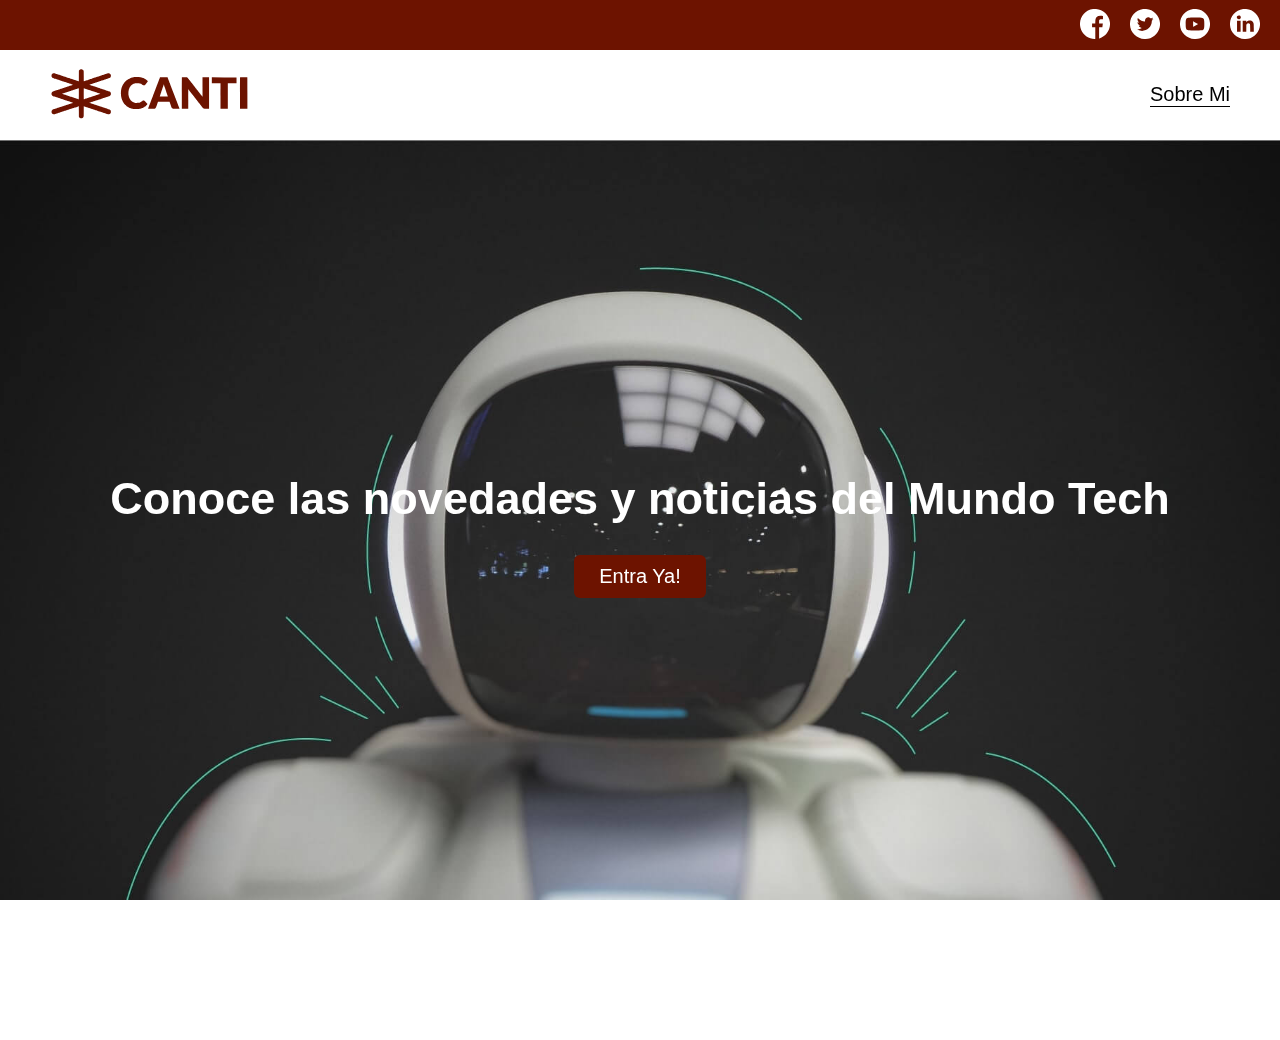
<file: index.html>
<!DOCTYPE html>
<html lang="en">
<head>
    <meta charset="UTF-8">
    <meta http-equiv="X-UA-Compatible" content="IE=edge">
    <meta name="viewport" content="width=device-width, initial-scale=1.0">
    <link rel="stylesheet" href="./css/main.css">
    <link rel="stylesheet" href="./css/media.css">
    <title>Canti</title>
</head>
<body class="landing-page">
    <header>
        <section class="header-icons-container">
            <div class="icons">
                <a href="https://www.facebook.com/" target="_blank"><span class="facebook-icon"></span></a>
                <a href="https://twitter.com/Canti2100" target="_blank"><span class="twitter-icon"></span></a>
                <a href="https://www.youtube.com/channel/UCrGVl28gJw-oXUXJF_yjJuA" target="_blank"><span class="youtube-icon"></span></a>
                <a href="https://www.linkedin.com/in/canti21" target="_blank"><span class="linkedin-icon"></span></a>
            </div>
        </section>
        <nav>
            <div class="nav-logo-container">
                <a href="./index.html">
                    <img src="./assets/img/logo.svg" alt="Logo">
                </a>
            </div>
            <div class="profile-link">
                <a href="./profile.html">Sobre Mi</a>
            </div>
        </nav>
    </header>
    <main>
        <section class="user-welcome">
            <div class="welcome">
                <h1 class="welcome-title">Conoce las novedades y noticias del Mundo Tech</h1>
                <a href="./blogs.html" role="button" class="welcome-button">Entra Ya!</a>
            </div>
        </section>
    </main>
</body>
</html>
</file>
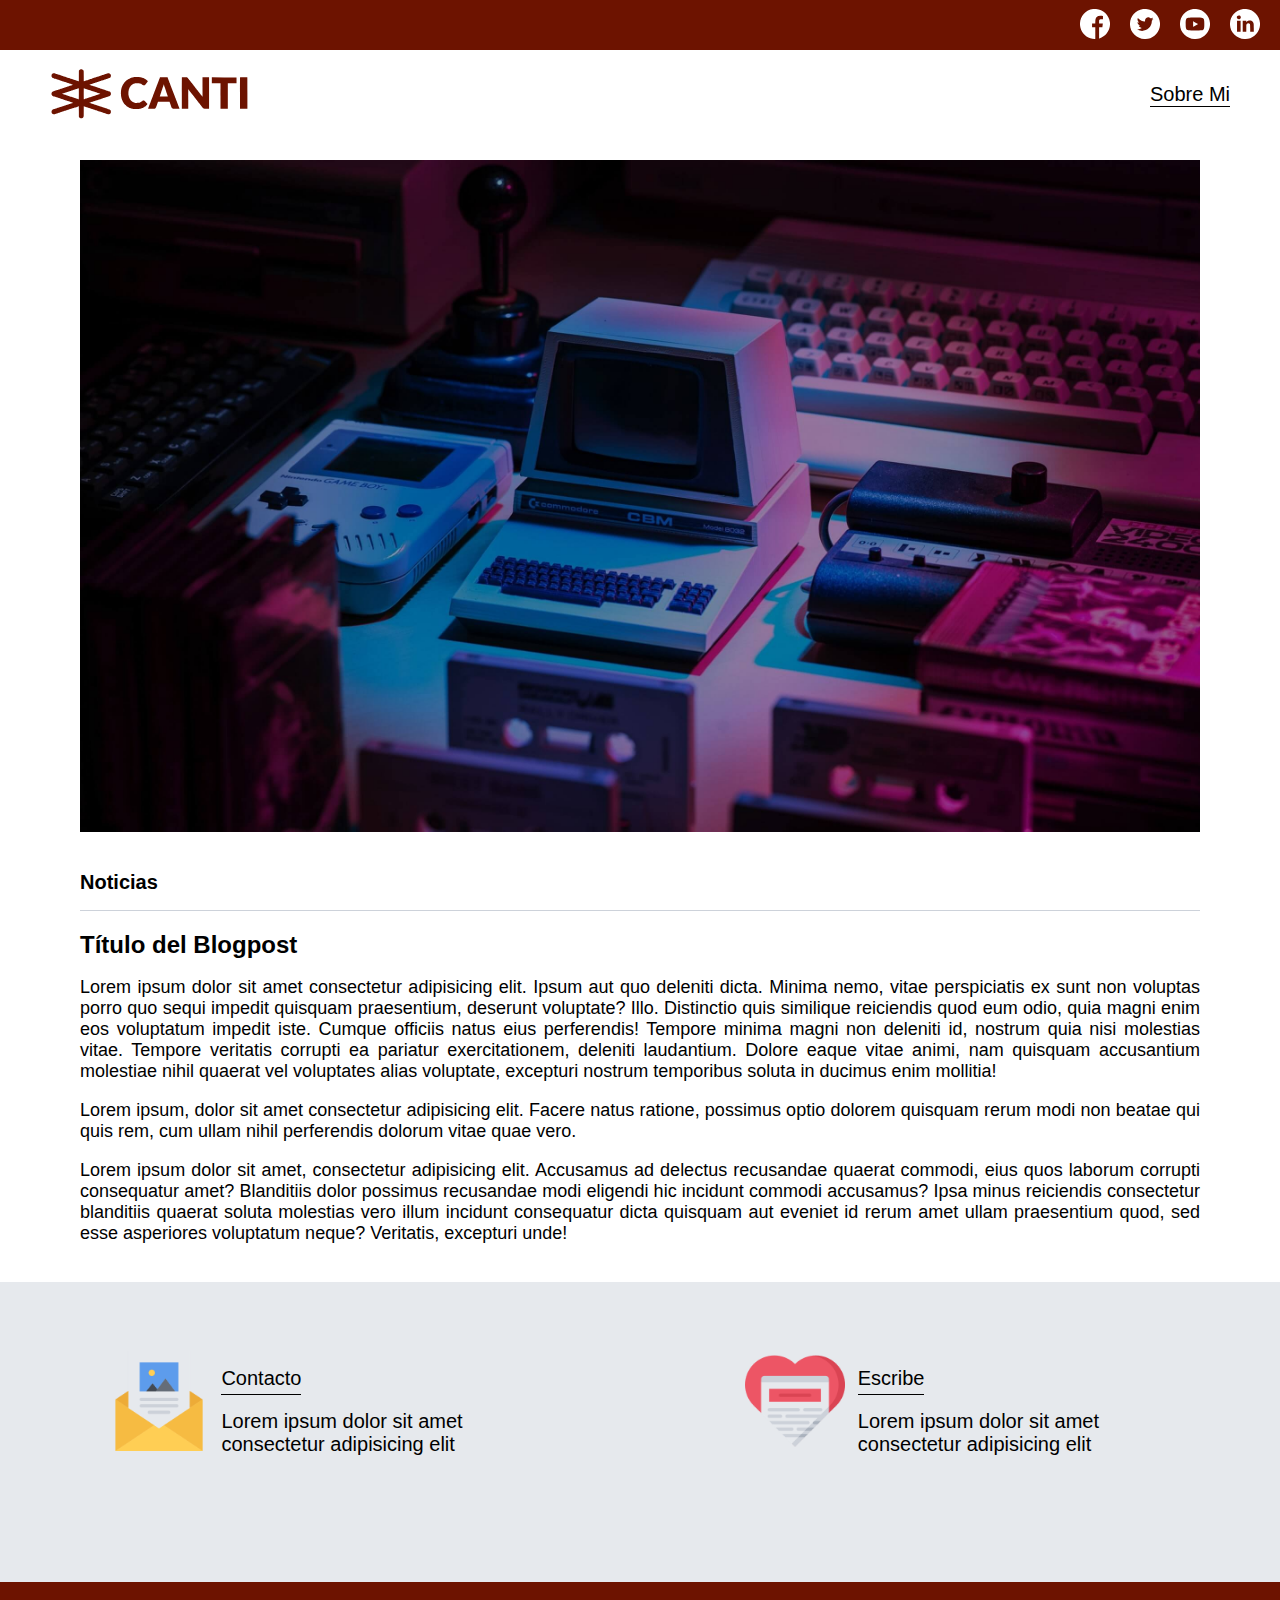
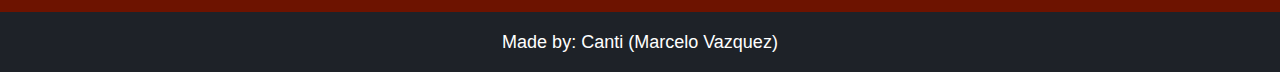
<file: blog.html>
<!DOCTYPE html>
<html lang="en">
<head>
    <meta charset="UTF-8">
    <meta http-equiv="X-UA-Compatible" content="IE=edge">
    <meta name="viewport" content="width=device-width, initial-scale=1.0">
    <link rel="stylesheet" href="./css/main.css">
    <link rel="stylesheet" href="./css/media.css">
    <title>Canti</title>
</head>
<body>
    <header>
        <section class="header-icons-container">
            <div class="icons">
                <a href="https://www.facebook.com/" target="_blank"><span class="facebook-icon"></span></a>
                <a href="https://twitter.com/Canti2100" target="_blank"><span class="twitter-icon"></span></a>
                <a href="https://www.youtube.com/channel/UCrGVl28gJw-oXUXJF_yjJuA" target="_blank"><span class="youtube-icon"></span></a>
                <a href="https://www.linkedin.com/in/canti21" target="_blank"><span class="linkedin-icon"></span></a>
            </div>
        </section>
        <nav>
            <div class="nav-logo-container">
                <a href="./index.html">
                    <img src="./assets/img/logo.svg" alt="Logo">
                </a>
            </div>
            <div class="profile-link">
                <a href="./profile.html">Sobre Mi</a>
            </div>
        </nav>
    </header>
    <main class="blogpost-main">
        <figure class="blogpost-image">
            <img src="./assets/img/main-news-img.jpg" alt="Picture of a retro computer">
        </figure>
        <article class="blogpost-main-container">
            <h2>Noticias</h2>
            <h1>Título del Blogpost</h1>
            <p>
                Lorem ipsum dolor sit amet consectetur adipisicing elit. Ipsum aut quo deleniti dicta. Minima nemo, vitae perspiciatis ex sunt non voluptas porro quo sequi impedit quisquam praesentium, deserunt voluptate? Illo.
                Distinctio quis similique reiciendis quod eum odio, quia magni enim eos voluptatum impedit iste. Cumque officiis natus eius perferendis! Tempore minima magni non deleniti id, nostrum quia nisi molestias vitae.
                Tempore veritatis corrupti ea pariatur exercitationem, deleniti laudantium. Dolore eaque vitae animi, nam quisquam accusantium molestiae nihil quaerat vel voluptates alias voluptate, excepturi nostrum temporibus soluta in ducimus enim mollitia!
            </p>
            <p>
                Lorem ipsum, dolor sit amet consectetur adipisicing elit. Facere natus ratione, possimus optio dolorem quisquam rerum modi non beatae qui quis rem, cum ullam nihil perferendis dolorum vitae quae vero.
            </p>
            <p>
                Lorem ipsum dolor sit amet, consectetur adipisicing elit. Accusamus ad delectus recusandae quaerat commodi, eius quos laborum corrupti consequatur amet? Blanditiis dolor possimus recusandae modi eligendi hic incidunt commodi accusamus?
                Ipsa minus reiciendis consectetur blanditiis quaerat soluta molestias vero illum incidunt consequatur dicta quisquam aut eveniet id rerum amet ullam praesentium quod, sed esse asperiores voluptatum neque? Veritatis, excepturi unde!
            </p>
        </article>
        <section class="contact-container">
            <div class="contact-card">
                <img src="./assets/img/013-newsletter.png" alt="">
                <div class="contact-card-info">
                    <a href="#">Contacto</a>
                    <p>
                        Lorem ipsum dolor sit amet consectetur adipisicing elit
                    </p>
                </div>                
            </div>
            <div class="contact-card">
                <img src="./assets/img/006-like.png" alt="">
                <div class="contact-card-info">
                    <a href="mailto:sample@example.com">Escribe</a>
                    <p>
                        Lorem ipsum dolor sit amet consectetur adipisicing elit
                    </p>
                </div>                
            </div>
        </section>
    </main>
    <footer>
        <div class="footer-ribbon"></div>
        <div class="footer-bottom">Made by: Canti (Marcelo Vazquez)</div>
    </footer>
</body>
</html>
</file>
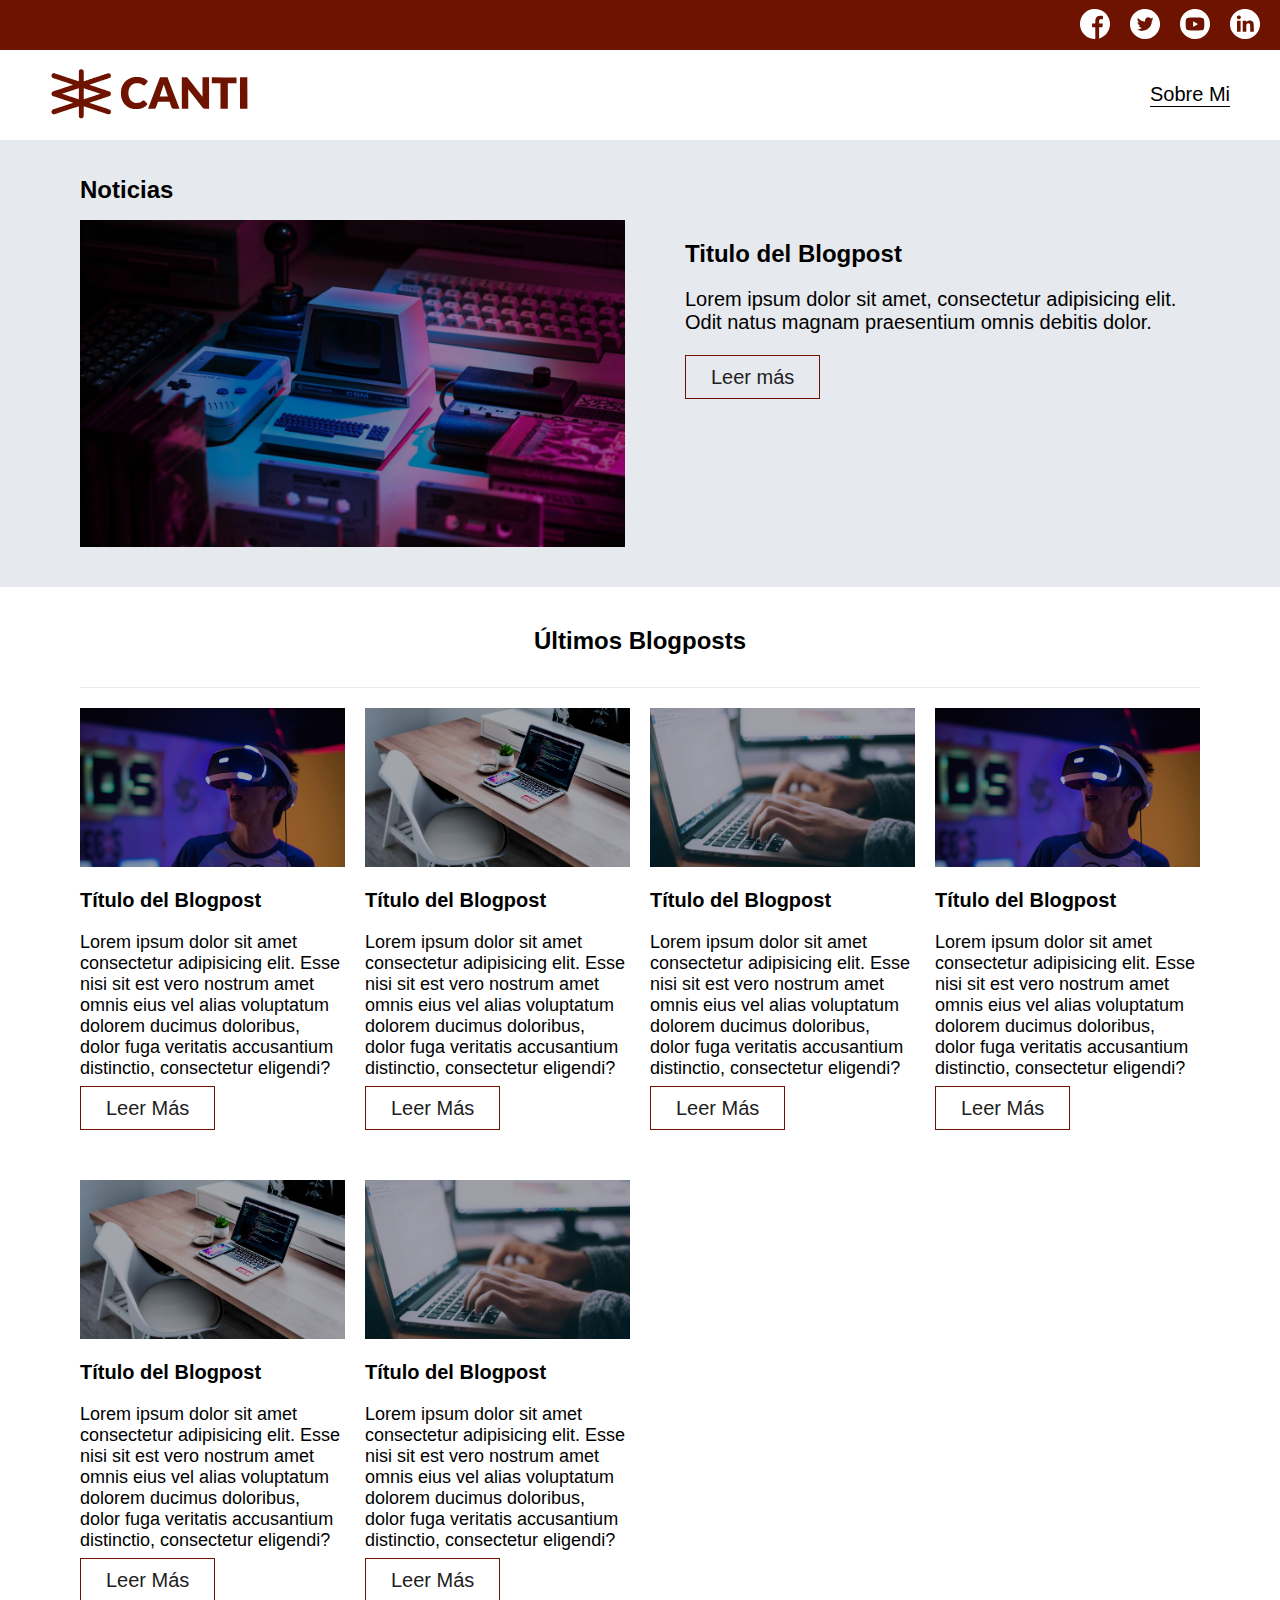
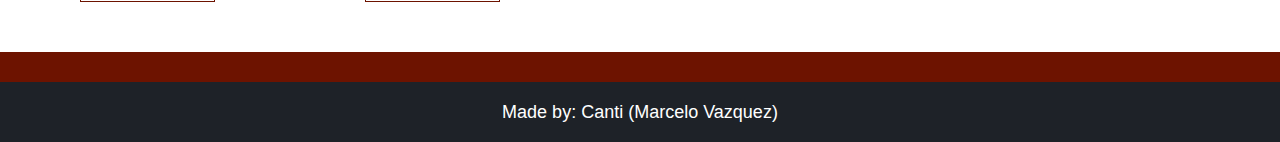
<file: blogs.html>
<!DOCTYPE html>
<html lang="en">
<head>
    <meta charset="UTF-8">
    <meta http-equiv="X-UA-Compatible" content="IE=edge">
    <meta name="viewport" content="width=device-width, initial-scale=1.0">
    <link rel="stylesheet" href="./css/main.css">
    <link rel="stylesheet" href="./css/media.css">
    <title>Canti</title>
</head>
<body>
    <header>
        <section class="header-icons-container">
            <div class="icons">
                <a href="https://www.facebook.com/" target="_blank"><span class="facebook-icon"></span></a>
                <a href="https://twitter.com/Canti2100" target="_blank"><span class="twitter-icon"></span></a>
                <a href="https://www.youtube.com/channel/UCrGVl28gJw-oXUXJF_yjJuA" target="_blank"><span class="youtube-icon"></span></a>
                <a href="https://www.linkedin.com/in/canti21" target="_blank"><span class="linkedin-icon"></span></a>
            </div>
        </section>
        <nav>
            <div class="nav-logo-container">
                <a href="./index.html">
                    <img src="./assets/img/logo.svg" alt="Logo">
                </a>
            </div>
            <div class="profile-link">
                <a href="./profile.html">Sobre Mi</a>
            </div>
        </nav>
    </header>
    <main>
        <section class="featured">
            <h1>Noticias</h1>
            <div class="featured-content">
                <img src="./assets/img/main-news-img.jpg" alt="Picture of a retro computer">
                <div class="featured-content-container">
                    <h2 class="featured-content-title">Titulo del Blogpost</h2>
                    <p class="featured-content-body">
                        Lorem ipsum dolor sit amet, consectetur adipisicing elit. Odit natus magnam praesentium omnis debitis dolor.
                    </p>
                    <a href="./blog.html" role="button">Leer más</a>
                </div>
            </div>
        </section>
        <section class="past-blogpost-container">
            <h2 class="section-title">Últimos Blogposts</h2>
            <div class="blogpost-cards-container">
                <article class="blogpost-card">
                    <img src="./assets/img/post-1.jpg" alt="">
                    <h3>Título del Blogpost</h3>
                    <p>
                        Lorem ipsum dolor sit amet consectetur adipisicing elit. Esse nisi sit est vero nostrum amet omnis eius vel alias voluptatum dolorem ducimus doloribus, dolor fuga veritatis accusantium distinctio, consectetur eligendi?
                    </p>
                    <a href="./blog.html" role="button">Leer Más</a>
                </article>
                <article class="blogpost-card">
                    <img src="./assets/img/post-2.jpg" alt="">
                    <h3>Título del Blogpost</h3>
                    <p>
                        Lorem ipsum dolor sit amet consectetur adipisicing elit. Esse nisi sit est vero nostrum amet omnis eius vel alias voluptatum dolorem ducimus doloribus, dolor fuga veritatis accusantium distinctio, consectetur eligendi?
                    </p>
                    <a href="./blog.html" role="button">Leer Más</a>
                </article>
                <article class="blogpost-card">
                    <img src="./assets/img/post-3.jpg" alt="">
                    <h3>Título del Blogpost</h3>
                    <p>
                        Lorem ipsum dolor sit amet consectetur adipisicing elit. Esse nisi sit est vero nostrum amet omnis eius vel alias voluptatum dolorem ducimus doloribus, dolor fuga veritatis accusantium distinctio, consectetur eligendi?
                    </p>
                    <a href="./blog.html" role="button">Leer Más</a>
                </article>
                <article class="blogpost-card">
                    <img src="./assets/img/post-1.jpg" alt="">
                    <h3>Título del Blogpost</h3>
                    <p>
                        Lorem ipsum dolor sit amet consectetur adipisicing elit. Esse nisi sit est vero nostrum amet omnis eius vel alias voluptatum dolorem ducimus doloribus, dolor fuga veritatis accusantium distinctio, consectetur eligendi?
                    </p>
                    <a href="./blog.html" role="button">Leer Más</a>
                </article>
                <article class="blogpost-card">
                    <img src="./assets/img/post-2.jpg" alt="">
                    <h3>Título del Blogpost</h3>
                    <p>
                        Lorem ipsum dolor sit amet consectetur adipisicing elit. Esse nisi sit est vero nostrum amet omnis eius vel alias voluptatum dolorem ducimus doloribus, dolor fuga veritatis accusantium distinctio, consectetur eligendi?
                    </p>
                    <a href="./blog.html" role="button">Leer Más</a>
                </article>
                <article class="blogpost-card">
                    <img src="./assets/img/post-3.jpg" alt="">
                    <h3>Título del Blogpost</h3>
                    <p>
                        Lorem ipsum dolor sit amet consectetur adipisicing elit. Esse nisi sit est vero nostrum amet omnis eius vel alias voluptatum dolorem ducimus doloribus, dolor fuga veritatis accusantium distinctio, consectetur eligendi?
                    </p>
                    <a href="./blog.html" role="button">Leer Más</a>
                </article>
            </div>
        </section>
    </main>
    <footer>
        <div class="footer-ribbon"></div>
        <div class="footer-bottom">Made by: Canti (Marcelo Vazquez)</div>
    </footer>
</body>
</html>
</file>
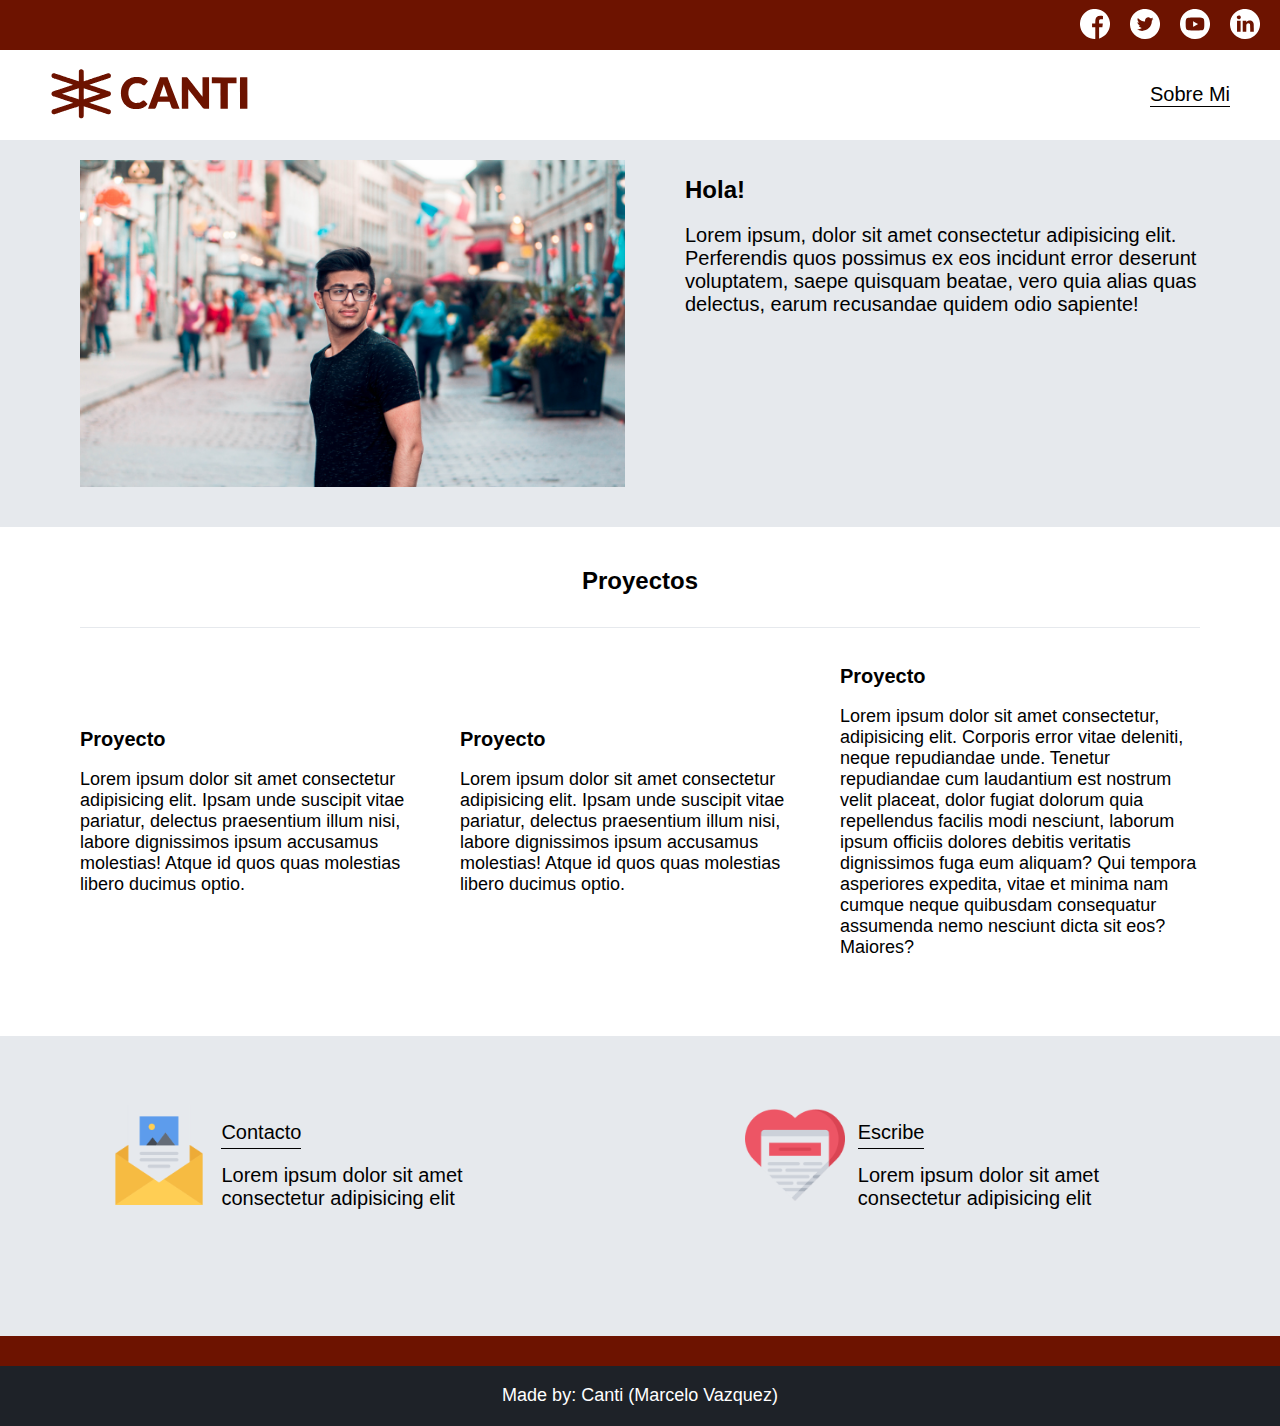
<file: profile.html>
<!DOCTYPE html>
<html lang="en">
<head>
    <meta charset="UTF-8">
    <meta http-equiv="X-UA-Compatible" content="IE=edge">
    <meta name="viewport" content="width=device-width, initial-scale=1.0">
    <link rel="stylesheet" href="./css/main.css">
    <link rel="stylesheet" href="./css/media.css">
    <title>Canti</title>
</head>
<body>
    <header>
        <section class="header-icons-container">
            <div class="icons">
                <a href="https://www.facebook.com/" target="_blank"><span class="facebook-icon"></span></a>
                <a href="https://twitter.com/Canti2100" target="_blank"><span class="twitter-icon"></span></a>
                <a href="https://www.youtube.com/channel/UCrGVl28gJw-oXUXJF_yjJuA" target="_blank"><span class="youtube-icon"></span></a>
                <a href="https://www.linkedin.com/in/canti21" target="_blank"><span class="linkedin-icon"></span></a>
            </div>
        </section>
        <nav>
            <div class="nav-logo-container">
                <a href="./index.html">
                    <img src="./assets/img/logo.svg" alt="Logo">
                </a>
            </div>
            <div class="profile-link">
                <a href="./profile.html">Sobre Mi</a>
            </div>
        </nav>
    </header>
    <main>
        <section class="featured">
            <div class="featured-content">
                <img src="./assets/img/profile-pic.jpg" alt="Photo">
                <div class="featured-content-container">
                    <h1 class="featured-content-title">Hola!</h1>
                    <p class="featured-content-body">
                        Lorem ipsum, dolor sit amet consectetur adipisicing elit. Perferendis quos possimus ex eos incidunt error deserunt voluptatem, saepe quisquam beatae, vero quia alias quas delectus, earum recusandae quidem odio sapiente!
                    </p>
                </div>
            </div>
        </section>
        <section class="proyects-container">
            <h2 class="section-title">Proyectos</h2>
            <div class="proyects-cards-container">
                <article class="proyect-card">
                    <h2>Proyecto</h2>
                    <p>
                        Lorem ipsum dolor sit amet consectetur adipisicing elit. Ipsam unde suscipit vitae pariatur, delectus praesentium illum nisi, labore dignissimos ipsum accusamus molestias! Atque id quos quas molestias libero ducimus optio.
                    </p>
                </article>
                <article class="proyect-card">
                    <h2>Proyecto</h2>
                    <p>
                        Lorem ipsum dolor sit amet consectetur adipisicing elit. Ipsam unde suscipit vitae pariatur, delectus praesentium illum nisi, labore dignissimos ipsum accusamus molestias! Atque id quos quas molestias libero ducimus optio.
                    </p>
                </article>
                <article class="proyect-card">
                    <h2>Proyecto</h2>
                    <p>
                        Lorem ipsum dolor sit amet consectetur, adipisicing elit. Corporis error vitae deleniti, neque repudiandae unde. Tenetur repudiandae cum laudantium est nostrum velit placeat, dolor fugiat dolorum quia repellendus facilis modi nesciunt, laborum ipsum officiis dolores debitis veritatis dignissimos fuga eum aliquam? Qui tempora asperiores expedita, vitae et minima nam cumque neque quibusdam consequatur assumenda nemo nesciunt dicta sit eos? Maiores?
                    </p>
                </article>
            </div>
        </section>
        <section class="contact-container">
            <div class="contact-card">
                <img src="./assets/img/013-newsletter.png" alt="">
                <div class="contact-card-info">
                    <a href="#">Contacto</a>
                    <p>
                        Lorem ipsum dolor sit amet consectetur adipisicing elit
                    </p>
                </div>                
            </div>
            <div class="contact-card">
                <img src="./assets/img/006-like.png" alt="">
                <div class="contact-card-info">
                    <a href="mailto:sample@example.com">Escribe</a>
                    <p>
                        Lorem ipsum dolor sit amet consectetur adipisicing elit
                    </p>
                </div>                
            </div>
        </section>
    </main>
    <footer>
        <div class="footer-ribbon"></div>
        <div class="footer-bottom">Made by: Canti (Marcelo Vazquez)</div>
    </footer>
</body>
</html>
</file>
<file: css/main.css>
html
{
    font-size: 62.5%;
    font-family: 'Roboto', sans-serif;
}

body
{
    margin: 0;
}

a
{
    text-decoration: none;
}

header
{
    width: 100%;
    display: grid;
}

.landing-page
{
    position: fixed;
    top: 0;
    left: 0;
    right: 0;
    bottom: 0;
}

.header-icons-container
{
    width: 100%;
    height: 50px;
    display: flex;
    justify-content: flex-end;
    align-items: center;
    background-color: #6D1300;
}

header .icons
{
    display: flex;
    align-items: center;
}

header .icons span
{
    display: inline-block;
    width: 30px;
    height: 30px;
    background-size: cover;
    background-position: center;
    background-repeat: no-repeat;
    margin-right: 20px;
}

.facebook-icon
{
    background-image: url("../assets/icons/facebook-icon.svg");
}

.twitter-icon
{
    background-image: url("../assets/icons/twitter-icon.svg")
}

.youtube-icon
{
    background-image: url("../assets/icons/youtube-icon.svg");
}

.linkedin-icon
{
    background-image: url("../assets/icons/linkedin-icon.svg");
}

nav
{
    display: grid;
    grid-template-columns: 1fr 1fr;
    height: 90px;
}

nav .nav-logo-container
{
    margin-left: 50px;
    display: flex;
    align-items: center;
}

nav .nav-logo-container img
{
    width: 200px;
}

nav .profile-link
{
    display: flex;
    align-items: center;
    justify-content: flex-end;
    margin-right: 50px;
}

nav .profile-link a
{
    color: black;
    border-bottom: 1px solid black;
    font-size: 2rem;
}

main
{
    height: 100%;
}

.user-welcome
{
    background-image: url("../assets/img/Cover.jpg");
    background-size: cover;
    background-position:bottom;
    background-repeat: no-repeat;
    height: calc(100% - 140px);
    margin: 0 auto;
    display: grid;
    place-items: center;
}

.welcome
{
    display: grid;
    grid-template-rows: 1fr auto;
    align-items: center;
    justify-items: center;
}

.welcome-title
{
    font-size: 4.5rem;
    color: white;
    text-align: center;
}

.welcome-button
{
    background-color: #6D1300;
    color: white;
    padding: 10px 25px;
    text-align: center;
    font-size: 2rem;
    border-radius: 6px;
}

.featured
{
    padding: 20px 80px 40px;
    background-color: #e6e9ed;
}

.featured h1
{
    font-size: 2.4rem;
}

.featured-content
{
    display: grid;
    grid-template-columns: 1fr 1fr;
    grid-gap: 30px;
    justify-content: center;
}

.featured-content img
{
    width: 100%;
    height: 100%;
    object-fit: contain;
}

.featured-content-container
{
    padding-left: 30px;
}

.featured-content-title
{
    font-size: 2.4rem;
    color: black;
}

.featured-content-body
{
    font-size: 2rem;
    margin-bottom: 32px;
}

.featured-content a,
.blogpost-card a
{
    padding: 10px 25px;
    text-align: center;
    font-size: 2rem;
    color: rgb(33, 33, 33);
    border: 1px solid #6D1300;
}

.past-blogpost-container,
.proyects-container
{
    padding: 20px 80px 40px;
    text-align: center;
}

.section-title
{
    font-size: 2.4rem;
    margin-bottom: 32px;
}

.blogpost-cards-container
{
    width: 100%;
    padding: 20px 0;
    border-top: 1px solid #e6e9ed;
    display: grid;
    grid-template-columns: repeat(auto-fit, minmax(220px, 1fr));
    grid-gap: 60px 20px;
    place-items: center;
}

.blogpost-card
{
    text-align: left;
    width: 100%;
    min-width: 100px;
    max-width: 360px;
}

.blogpost-card img
{
    width: 100%;
    object-fit: contain;
}

.blogpost-card h3
{
    font-size: 2rem;
}

.blogpost-card p
{
    font-size: 1.8rem;
}

footer
{
    width: 100%;
}

.footer-ribbon
{
    width: 100%;
    height: 30px;
    background-color: #6D1300;
}

.footer-bottom
{
    width: 100%;
    height: 60px;
    background-color: #1e2228;
    font-size: 1.8rem;
    color: white;
    display: flex;
    justify-content: center;
    align-items: center;
}

.blogpost-image
{
    margin: 0 auto;
    padding: 20px 80px 0;
}

.blogpost-image img
{
    width: 100%;
    object-fit: contain;
}

.blogpost-main-container
{
    margin: 0 auto;
    padding: 20px 80px;
}

.blogpost-main-container h2
{
    font-size: 2rem;
}

.blogpost-main-container h1
{
    font-size: 2.4rem;
    padding-top: 20px;
    border-top: 1px solid #cdd2da;
}

.blogpost-main-container p
{
    font-size: 1.8rem;
    text-align: justify;
}

.contact-container
{
    width: 100%;
    min-height: 250px;
    background-color: #e6e9ed;
    text-align: center;
    padding-bottom: 50px;
}

.contact-container div
{
    display: inline-block;
    width: 49.5%;
    height: 100%;
}

.contact-container div a
{
    border-bottom: 1px solid black;
    padding-bottom: 5px;
    color: black;
}

.contact-container .contact-card-info
{
    text-align: initial;
    margin-top: 85px;
    font-size: 2rem;
}

.contact-container img
{
    width: 100px;
    margin-right: 10px;
}

.proyects-cards-container
{
    width: 100%;
    padding: 20px 0;
    border-top: 1px solid #e6e9ed;
    display: grid;
    grid-template-columns: repeat(auto-fit, minmax(220px, 1fr));
    grid-gap: 60px 20px;
    place-items: center;
}

.proyect-card
{
    text-align: left;
    width: 100%;
    min-width: 100px;
    max-width: 360px;
}

.proyect-card h2
{
    font-size: 2rem;
}
.proyect-card p
{
    font-size: 1.8rem;
}
</file>
<file: css/media.css>
@media (max-width: 375px)
{
    header .header-icons-container
    {
        justify-content: center;
    }

    header .icons span
    {
        margin: 10px;
    }

    nav
    {
        grid-template-columns: 1fr;
        grid-template-rows: 1fr 1fr;
        padding: 10px;
    }

    nav .nav-logo-container
    {
        margin: 0 auto;
    }
    
    nav .profile-link
    {
        margin: 0 auto;
    }
}

@media (max-width: 425px)
{
    .featured,
    .past-blogpost-container,
    .proyects-container
    {
        padding: 20px 20px 40px;
    }
}

@media (max-width: 495px)
{
    .blogpost-image,
    .blogpost-main-container
    {
        padding: 20px;
    }

    .contact-container
    {
        display: grid;
        grid-template-rows: auto auto;
    }

    .contact-card
    {
        display: flex;
        width: 100% !important;
    }
}

@media (max-width: 800px)
{
    .featured-content
    {
        grid-template-columns: 1fr;
        grid-template-rows: 1fr auto;
    }
}
</file>
